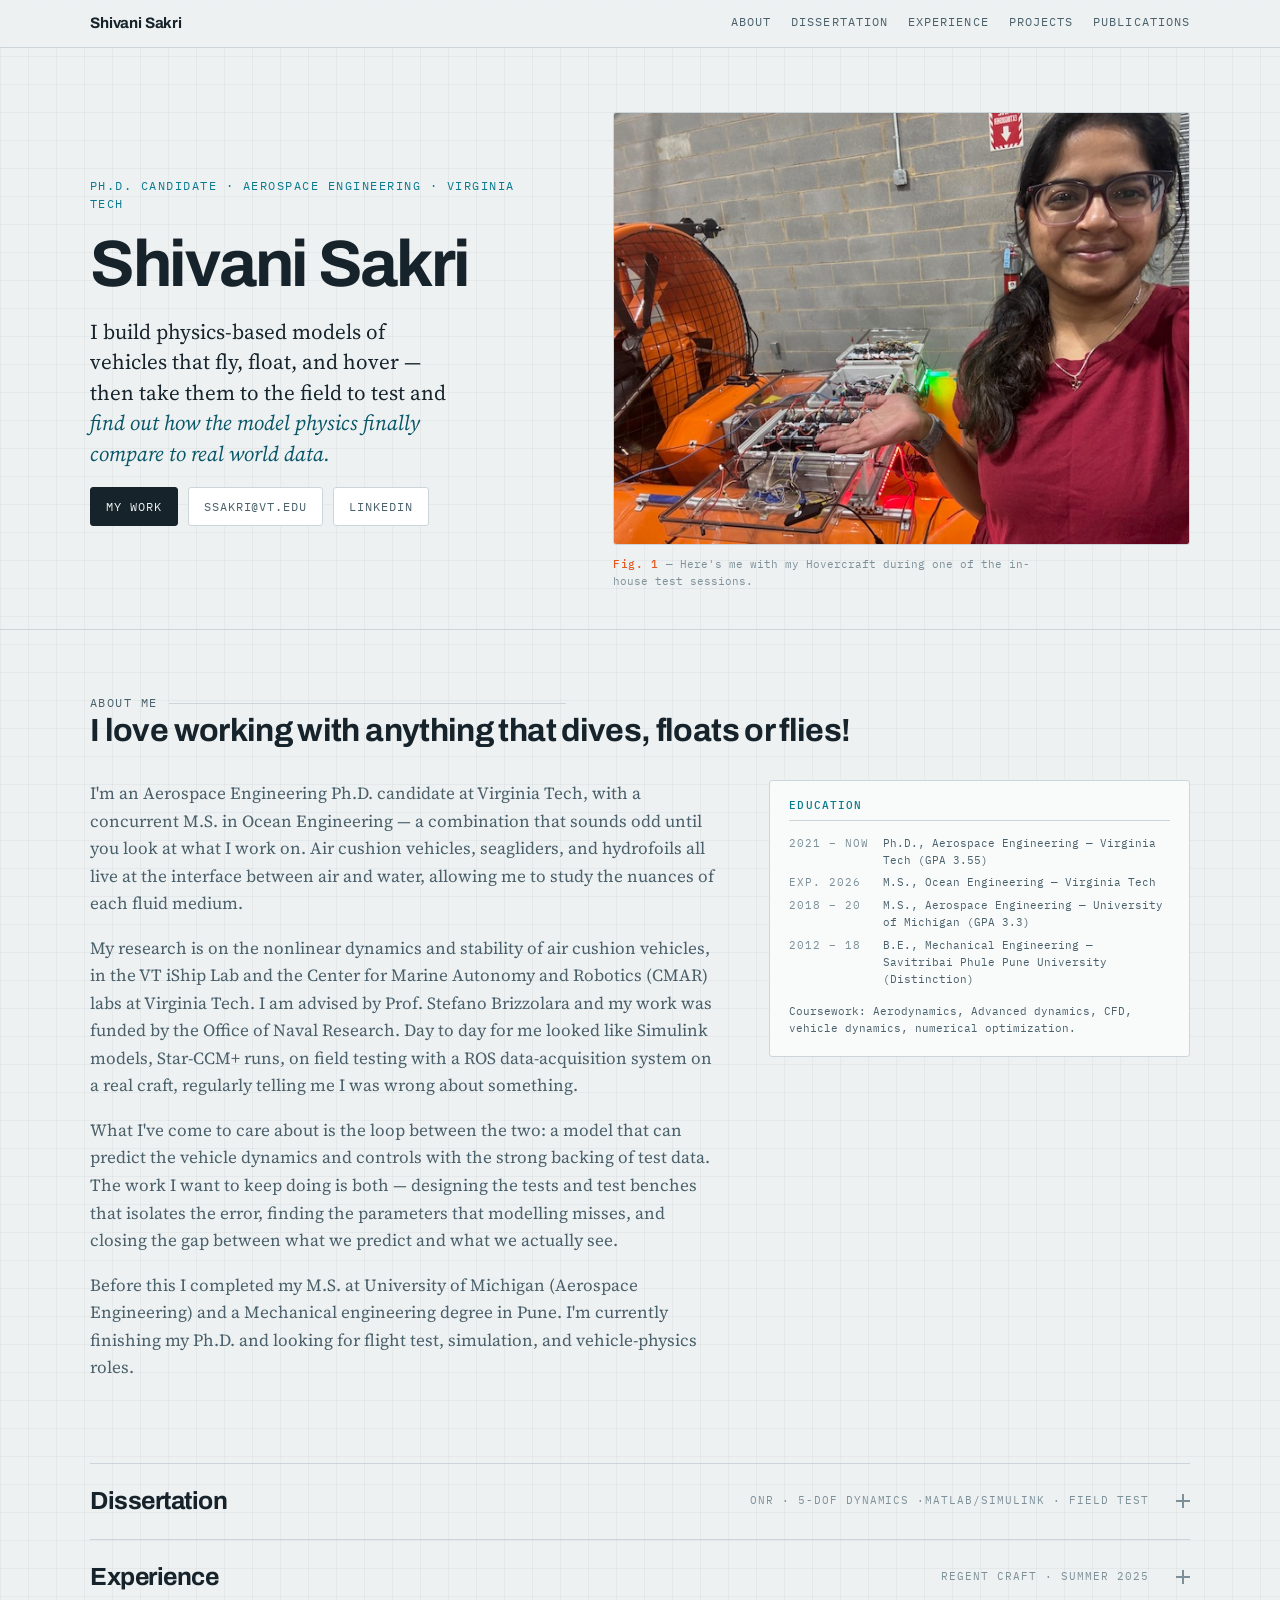
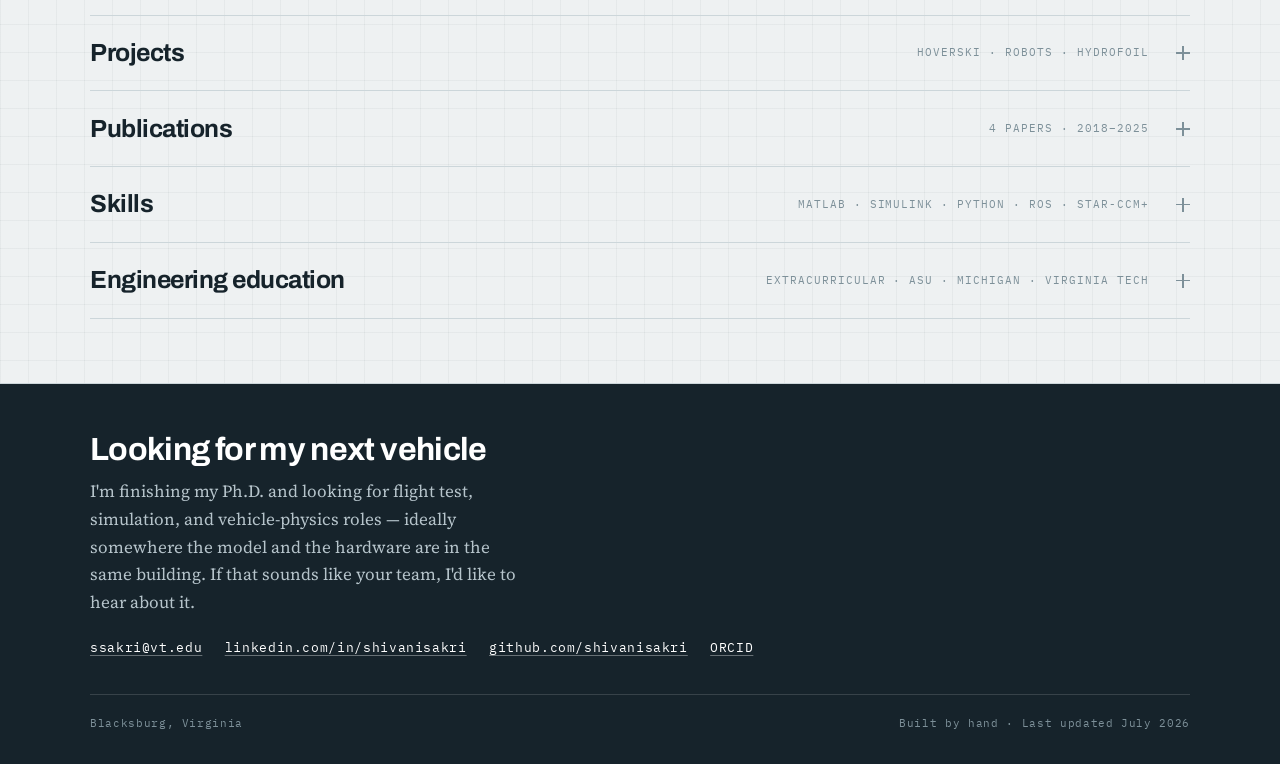
<file: index.html>
<!DOCTYPE html>
<html lang="en">
<head>
<meta charset="utf-8">
<meta name="viewport" content="width=device-width, initial-scale=1">
<title>Shivani Sakri — Air cushion vehicle dynamics</title>
<meta name="description" content="Aerospace Ph.D. candidate at Virginia Tech working on the nonlinear dynamics and stability of single-propeller air cushion vehicles. Physics-based modeling, CFD, and field-test validation.">
<link rel="preconnect" href="https://fonts.googleapis.com">
<link rel="preconnect" href="https://fonts.gstatic.com" crossorigin>
<link href="https://fonts.googleapis.com/css2?family=Archivo:wght@600;700&family=IBM+Plex+Mono:wght@400;500&family=Source+Serif+4:opsz,wght@8..60,400;8..60,600&display=swap" rel="stylesheet">
<link rel="stylesheet" href="css/style.css">
</head>
<body>

<header class="rail">
  <div class="rail-in">
    <a class="rail-name" href="index.html">Shivani Sakri</a>
    <nav>
      <a href="#about">About</a>
      <a href="#dissertation">Dissertation</a>
      <a href="#experience">Experience</a>
      <a href="#projects">Projects</a>
      <a href="#publications">Publications</a>
    </nav>
  </div>
</header>

<main>

<!-- ============ HERO ============ -->
<section class="hero">
  <div class="wrap hero-grid">
    <div>
      <p class="eyebrow">Ph.D. Candidate &middot; Aerospace Engineering &middot; Virginia Tech</p>
      <h1>Shivani Sakri</h1>
      <p class="hero-lede">I build physics-based models of vehicles that fly, float, and hover &mdash; then take them to the field to test and <em>find out how the model physics finally compare to real world data.</em></p>
      <div class="links">
        <a class="btn btn-solid" href="#dissertation">My work</a>
        <a class="btn" href="mailto:ssakri@vt.edu">ssakri@vt.edu</a>
        <a class="btn" href="https://linkedin.com/in/shivanisakri">LinkedIn</a>
      </div>
    </div>

    <!-- ===================================================================
         HERO MEDIA — swap in your own hovercraft photo.
         Easiest way: upload your photo named exactly  img/hovercraft-hero.jpg
         and it replaces the placeholder with zero code changes.

         WANT A VIDEO INSTEAD? Delete the <img> line below, uncomment the
         <video> block, and upload  img/hovercraft.mp4  (keep it under ~10 MB;
         GitHub Pages is not a video host). The poster image shows before play.
         =================================================================== -->
    <figure class="media-frame">

      <img class="media" src="img/Figure-1.jpeg" width="1600" height="1000"
           alt="Prototype single-propeller hovercraft during a field test">

      <!--
      <video class="media" controls playsinline muted loop
             poster="img/hovercraft-hero.jpg">
        <source src="img/hovercraft.mp4" type="video/mp4">
        Your browser can't play this video.
      </video>
      -->

      <figcaption class="cap">
        <b>Fig. 1</b> &mdash; Here's me with my Hovercraft during one of the in-house test sessions.
      </figcaption>
    </figure>
  </div>
</section>

<!-- ============ ABOUT (always open) ============ -->
<section class="section" id="about">
  <div class="wrap">
    <div class="section-head">
      <p class="eyebrow">About Me</p>
      <h2>I love working with anything that dives, floats or flies!  </h2>
    </div>

    <div class="diss-grid">
      <div>
        <p>I'm an Aerospace Engineering Ph.D. candidate at Virginia Tech, with a concurrent M.S. in Ocean Engineering &mdash; a combination that sounds odd until you look at what I work on. Air cushion vehicles, seagliders, and hydrofoils all live at the interface between air and water, allowing me to study the nuances of each fluid medium.</p>
        <p>My research is on the nonlinear dynamics and stability of air cushion vehicles, in the VT iShip Lab and the Center for Marine Autonomy and Robotics (CMAR) labs at Virginia Tech. I am advised by Prof. Stefano Brizzolara and my work was funded by the Office of Naval Research. Day to day for me looked like Simulink models, Star-CCM+ runs, on field testing with a ROS data-acquisition system on a real craft, regularly telling me I was wrong about something.</p>
        <p>What I've come to care about is the loop between the two: a model that can predict the vehicle dynamics and controls with the strong backing of test data. The work I want to keep doing is both &mdash; designing the tests and test benches that isolates the error, finding the parameters that modelling misses, and closing the gap between what we predict and what we actually see.</p>
        <p>Before this I completed my M.S. at University of Michigan (Aerospace Engineering) and a Mechanical engineering degree in Pune. I'm currently finishing my Ph.D. and looking for flight test, simulation, and vehicle-physics roles.</p>
      </div>

      <aside class="sidebar">
        <h4>Education</h4>
        <dl class="spec">
          <dt>2021 – now</dt><dd>Ph.D., Aerospace Engineering — Virginia Tech (GPA 3.55)</dd>
          <dt>exp. 2026</dt><dd>M.S., Ocean Engineering — Virginia Tech </dd>
          <dt>2018 – 20</dt><dd>M.S., Aerospace Engineering — University of Michigan (GPA 3.3)</dd>
          <dt>2012 – 18</dt><dd>B.E., Mechanical Engineering — Savitribai Phule Pune University (Distinction)</dd>
        </dl>
        <p class="cap" style="margin-top:1rem">
          Coursework: Aerodynamics, Advanced dynamics, CFD, vehicle dynamics, numerical optimization.
        </p>
      </aside>
    </div>
  </div>
</section>

<!-- ===================================================================
     EXPANDING PANELS
     Each <details> is one section. Click the title to open or close.
     Add  open  to a <details ...> tag if you want it expanded by
     default, e.g.  <details class="panel" id="projects" open>
     =================================================================== -->
<div class="wrap">
  <div class="accordion">

    <!-- ---------- DISSERTATION ---------- -->
    <details class="panel" id="dissertation">
      <summary>
        <h2 class="panel-title">Dissertation</h2>
        <span class="panel-note">ONR · 5-DOF Dynamics ·Matlab/Simulink · Field test</span>
        <span class="panel-mark" aria-hidden="true"></span>
      </summary>
      <div class="panel-body">
        <p class="panel-intro"><b>Dynamics and Maneuvering of Small Hovercraft: A Validated Multi-DOF Model
.</b></p>

        <div class="diss-grid">
          <div>
            <p>An air cushion vehicle on a slope is an underactuated, strongly nonlinear system. The skirt deforms, the cushion vents, the propeller controls surge and cushion pressure, and each of these have complex interactions. With only a rudder, the system remains underactuated and poses a non-linear behaviour with large drifts. The program asks a concrete question &mdash; can such a vehicle climb a 35&deg; grade under control? &mdash; and my work is the whole chain from that question to a defensible answer.</p>

            <ul>
              <li><b>Model.</b> An integrated 5-DOF vehicle-dynamics model in Simulink/MATLAB coupling aerodynamic forces, propulsion airflow, and skirt&ndash;ground interaction. It's the tool behind every stability, control, and performance trade study on the program, and it predicts the vehicle's maneuverability rather than just its steady state.</li>
              <li><b>CFD.</b> External-flow analysis in Star-CCM+, end to end &mdash; geometry prep, meshing, solver setup, post-processing &mdash; to extract the aerodynamic parameters that feed the Simulink model instead of guessing at them.</li>
              <li><b>Trade studies.</b> Sensitivity studies relating skirt geometry, airflow rate, and trim to climb performance and stability margins. Results drove real subsystem design decisions and were presented at program design reviews to ONR.</li>
              <li><b>Experiment.</b> I direct the field testing: designed tests, sensor setups in C++ with an integrated an end-to-end data acquisition system in ROS, and ran static and dynamic tests to validate the theoretical model and calibrate its dynamic coefficients.</li>
            </ul>

            <p>The interesting part is never the run that matches. It's the run that doesn't, and the weeks spent debugging whether the fault is in the skirt model, the testing conditions, or the sensor themselves. My motto with testing: What can go wrong, will go wrong. And so we extensively prepare test benches, both in lab and on field. Two papers have come out of this so far &mdash; the experimental validation work at OCEANS 2024 and the maneuvering and control simulations at SNAME FAST 2025. A journal paper for a 2-DOF model has been submitted.</p>
          </div>

          <aside class="sidebar">
            <h4>Program</h4>
            <dl class="spec">
              <dt>Role</dt><dd>Lead engineer</dd>
              <dt>Lab</dt><dd>VT iShip Lab, Center for Marine Autonomy &amp; Robotics</dd>
              <dt>Advisor</dt><dd>Prof. Stefano Brizzolara</dd>
              <dt>Sponsor</dt><dd>Office of Naval Research</dd>
              <dt>Dates</dt><dd>Aug 2021 – present</dd>
              <dt>Stack</dt><dd>Simulink, MATLAB, Star-CCM+, ROS, C++, Python</dd>
              <dt>Status</dt><dd class="live">Active</dd>
            </dl>
          </aside>
        </div>

        <!-- =================================================================
             DISSERTATION FIGURES — upload your own images with these exact
             filenames and they'll drop straight in:
               img/dissertation-01.jpg
               img/dissertation-02.jpg
               img/dissertation-03.jpg
             Add a fourth by copying one <figure> block. Rewrite every caption.
             ================================================================= -->
        <div class="figstrip">
          <figure>
            <img class="media" src="img/Snapper-II.jpeg" alt="The Snapper II test vehicle">
            <figcaption class="cap"><b>Fig. 2</b> &mdash; The test vehicle called Snapper II I worked with.</figcaption>
          </figure>
          <figure>
            <img class="media" src="img/15-degree-traj.png" alt="Vehicle trajectory on a 15 degree slope">
            <figcaption class="cap"><b>Fig. 3</b> &mdash; Trajectory on a 15&deg; slope. Say what the run was and what the plot shows.</figcaption>
          </figure>
          <figure>
            <img class="media" src="img/ZigZag_metrics.png" alt="Zigzag maneuver metrics">
            <figcaption class="cap"><b>Fig. 4</b> &mdash; Zigzag maneuver metrics. Say what's being compared here.</figcaption>
          </figure>
        </div>
      </div>
    </details>

    <!-- ---------- EXPERIENCE ---------- -->
    <details class="panel" id="experience">
      <summary>
        <h2 class="panel-title">Experience</h2>
        <span class="panel-note">Regent Craft · Summer 2025</span>
        <span class="panel-mark" aria-hidden="true"></span>
      </summary>
      <div class="panel-body">
        <p class="panel-intro"><b>Performance analysis for a full-scale seaglider.</b></p>

        <div class="diss-grid">
          <div>
            <p>A seaglider spends its life in three regimes &mdash; hull-borne, foil-borne, and flying in ground effect &mdash; so the usual performance metrics from either aircraft or boats only half apply. There was no established evaluation framework for the vehicle class, so much of the summer was deciding what "performance" even meant before measuring it.</p>
            <ul>
              <li>Built the foundational Python performance-analysis codebase: ingest raw flight and sea-trial telemetry, compute aero/hydrodynamic coefficients, generate performance-envelope diagnostics.</li>
              <li>Worked with the Hardware-in-the-Loop (HiL), test teams and the vehicle dynamics teams to study the test data and derive meaningful analysis.</li>
              <li>Analyzed flight-test data, identified sources of model error, and updated the vehicle physics model.</li>
              <li>Calibrated coupled aero/hydrodynamic physics-based models against Hardware-in-the-Loop and sea-trial data.</li>
              <li>Delivered automated post-processing tools bridging HIL simulation output and real-world telemetry.</li>
            </ul>
            <p>This is the project that convinced me I want to work where the simulation team and the test team argue with each other in person.</p>
          </div>

          <aside class="sidebar">
            <h4>Placement</h4>
            <dl class="spec">
              <dt>Role</dt><dd>Performance engineering intern</dd>
              <dt>Org</dt><dd>Regent Craft</dd>
              <dt>Vehicle</dt><dd>Full-scale hybrid seaglider</dd>
              <dt>Dates</dt><dd>Summer 2025</dd>
              <dt>Stack</dt><dd>Python (NumPy, pandas, matplotlib), HIL rig, sea-trial telemetry</dd>
            </dl>
          </aside>
        </div>
      </div>
    </details>

    <!-- ---------- PROJECTS ---------- -->
    <details class="panel" id="projects">
      <summary>
        <h2 class="panel-title">Projects</h2>
        <span class="panel-note">Hoverski · robots · hydrofoil</span>
        <span class="panel-mark" aria-hidden="true"></span>
      </summary>
      <div class="panel-body">
        <p class="panel-intro">Work outside the dissertation &mdash; some hands-on, some advisory, all of it on the same loop: model it, build it, test it, find out what the model missed.</p>

        <div class="cards">

          <article class="card">
            <p class="card-tag">Design &amp; build</p>
            <h3>Hoverski — jetski to hovercraft</h3>
            <p>A jetski already has a hull, a powerplant, and someone willing to sit on it. What it doesn't have is a cushion. This project adds one.</p>
            <ul>
              <li>Built a lift and cushion physics model in MATLAB/Simulink &mdash; cushion pressure, flow rate, skirt behavior &mdash; and use it to size the lift and duct system as a add-on pacted to the jetski hull.</li>
              <li>Designed the flexible skirt and the lift system, carrying through to the physical build.</li>
              <li>Desiging the whole mechanical build requirement for this system.</li>
            </ul>
            <dl class="spec">
              <dt>Role</dt><dd>Design &amp; build lead</dd>
              <dt>Stack</dt><dd>MATLAB/Simulink, fabrication, instrumentation</dd>
              <dt>Status</dt><dd class="live">In progress</dd>
            </dl>
          </article>

          <article class="card">
            <p class="card-tag">Undergraduate research · Published</p>
            <h3>Wall-climbing robot</h3>
            <p>A robot that climbs rough walls and terrain for data collection, sampling, and surveillance &mdash; which mostly relies on  suction adhesion on surfaces that refuse to be flat.</p>
            <ul>
              <li>Led the design and fabrication of both the structure and the climbing mechanism.</li>
              <li>Wrote the Arduino control algorithm regulating the suction pump for smooth vertical motion.</li>
              <li>Ran a test campaign across wall types to characterize where it held and where it let go.</li>
            </ul>

            <dl class="spec">
              <dt>Role</dt><dd>Undergraduate research assistant</dd>
              <dt>Advisor</dt><dd>Dr. Jayesh Minase, SPPU</dd>
              <dt>Stack</dt><dd>Arduino, mechanical design, fabrication</dd>
              <dt>Output</dt><dd>Journal paper, 2018</dd>
            </dl>
          </article>

          <article class="card">
            <p class="card-tag">Undergraduate research</p>
            <h3>Obstacle-detecting robot</h3>
            <p>Designed and built a robot that navigates cluttered environments, detects obstacles in real time, and replans its path autonomously. Along the way I explored what light detection and ranging could realistically do for a small ground robot on an undergraduate budget.</p>
            <dl class="spec">
              <dt>Role</dt><dd>Undergraduate research assistant</dd>
              <dt>Org</dt><dd>Sinhgad Institute of Technology, SPPU</dd>
              <dt>Focus</dt><dd>Real-time obstacle detection, LiDAR sensing, path replanning</dd>
            </dl>
          </article>

          <article class="card">
            <p class="card-tag">Advisory</p>
            <h3>Hydrofoil craft performance model</h3>
            <p>An ONR project in the lab that I'm supporting rather than leading. Its a hydrofoil craft - essentially your wings under water. I advised on the physics-based 2-DOF hydrodynamic performance model &mdash; how to formulate it, how to keep the parameters physically interpretable, and how to structure the MATLAB simulator around it for dynamics and stability analysis. The modeling discipline is the same as the hovercraft work; the vehicle is foil-borne instead of cushion-borne.</p>
            <dl class="spec">
              <dt>Role</dt><dd>Advisory — 2-DOF model formulation</dd>
              <dt>Sponsor</dt><dd>Office of Naval Research</dd>
              <dt>Stack</dt><dd>MATLAB</dd>
              <dt>Status</dt><dd class="live">Active</dd>
            </dl>
          </article>

        </div>
      </div>
    </details>

    <!-- ---------- PUBLICATIONS ---------- -->
    <details class="panel" id="publications">
      <summary>
        <h2 class="panel-title">Publications</h2>
        <span class="panel-note">4 papers · 2018–2025</span>
        <span class="panel-mark" aria-hidden="true"></span>
      </summary>
      <div class="panel-body">

        <div class="links" style="margin-bottom:1.8rem">
          <a class="btn" href="https://orcid.org/0009-0003-0841-2878">ORCID · 0009-0003-0841-2878</a>
        </div>

        <ul class="pubs">
          <li>
            <div class="year">2025</div>
            <div>
              <p class="title">Maneuvering and Control Simulations of a Hovercraft</p>
              <p class="venue">SNAME International Conference on Fast Sea Transportation (FAST)</p>
              <p class="authors"><b>Sakri, S.</b>; Brizzolara, S.</p>
            </div>
          </li>
          <li>
            <div class="year">2024</div>
            <div>
              <p class="title">Experimental Validation of Dynamics for Air Cushion Vehicles</p>
              <p class="venue">OCEANS 2024 — Halifax (IEEE)</p>
              <p class="authors"><b>Sakri, S.</b>; Dim, M.; Brizzolara, S.</p>
            </div>
          </li>
          <li>
            <div class="year">2021</div>
            <div>
              <p class="title">Benefits of Utilizing Counseling Services Among Doctoral Women of Color in STEM</p>
              <p class="venue">2021 ASEE Virtual Annual Conference</p>
              <p class="authors">Grasty, K.; <b>Sakri, S.</b>; Arnold, A. C.; Bekki, J. M.; Wilkins-Yel, K. G.; Natarajan, M.; Bernstein, B. L.; Randall, A. K.</p>
            </div>
          </li>
          <li>
            <div class="year">2018</div>
            <div>
              <p class="title">Control of Dynamics and Development of a Wall Climbing Robot</p>
              <p class="venue">Journal of Material Science and Mechanical Engineering, Vol. 5, Issue 2</p>
              <p class="authors">Undergraduate research at Sinhgad Institute of Technology, SPPU</p>
            </div>
          </li>
        </ul>

        <p style="margin-top:1.6rem" class="mono">Dynamics and Maneuvering of Small Hovercraft: A Validated Multi-DOF Model
</p>
      </div>
    </details>

    <!-- ---------- SKILLS ---------- -->
    <details class="panel" id="skills">
      <summary>
        <h2 class="panel-title">Skills</h2>
        <span class="panel-note">MATLAB · Simulink · Python · ROS · Star-CCM+</span>
        <span class="panel-mark" aria-hidden="true"></span>
      </summary>
      <div class="panel-body">
        <div class="tools">
          <div class="tool-group">
            <h4>Modeling &amp; simulation</h4>
            <ul>
              <li>MATLAB / Simulink <span>— multi-DOF vehicle dynamics</span></li>
              <li>Physics-based model development</li>
              <li>Numerical optimization</li>
              <li>Verification and Validation pipeline</li>
              <li>Sensitivity analysis&amp; optimization trade studies</li>
           
            </ul>
          </div>
          <div class="tool-group">
            <h4>CFD &amp; geometry</h4>
            <ul>
              <li>Star-CCM+ (Siemens) </span></li>
              <li>Ansys Fluent</li>
              <li>HyperMesh</li>
              <li>SolidWorks, AutoCAD</li>

            </ul>
          </div>
          <div class="tool-group">
            <h4>Code &amp; data analysis</h4>
            <ul>
              <li>Python <span>— NumPy, pandas, matplotlib; automated post-processing pipelines</span></li>
              <li>ROS <span>— field data acquisition on Linux</span></li>
              <li>C++ <span>— telemetry processing for the DAQ pipeline</span></li>
              <li>Flight &amp; sea-trial telemetry analysis</li>
              <li>Hardware-in-the-loop test benches and data analysis</li>
              <li>LaTeX</li>
            </ul>
          </div>
        </div>
      </div>
    </details>

    <!-- ---------- ENGINEERING EDUCATION ---------- -->
    <details class="panel" id="engineering-education">
      <summary>
        <h2 class="panel-title">Engineering education</h2>
        <span class="panel-note">Extracurricular · ASU · Michigan · Virginia Tech</span>
        <span class="panel-mark" aria-hidden="true"></span>
      </summary>
      <div class="panel-body">
        <p class="panel-intro">Outside the lab I assist on engineering-education research. I work for the Associate Dean Dr. Holly Matusovich, to study current systems that exist in engieering depaetments, and any tools or programs we can work with to imporve the quality of engineering education.</p>

        <div class="tools">
          <div class="tool-group">
            <h4>Arizona State · 2020–21</h4>
            <ul>
              <li>With Prof. Jennifer Bekki: assisted on qualitative and quantitative analysis of gender ratios in STEM and their effect on the retention of women doctoral students.</li>
              <li>Helped build a conceptual framework for analyzing impostor syndrome in graduate women engineers.</li>
              <li>Contributed to the ASEE paper on counseling-service use among doctoral women of color in STEM.</li>
            </ul>
          </div>
          <div class="tool-group">
            <h4>University of Michigan · 2019–20</h4>
            <ul>
              <li>With Prof. Cindy Finelli: assisted on a study of student resistance to active learning and persistent misconceptions in undergraduate engineering.</li>
              <li>Ran focus groups, transcribed, and supported the qualitative analysis.</li>
            </ul>
          </div>
          <div class="tool-group">
            <h4>Virginia Tech · 2023</h4>
            <ul>
              <li>With Dr. Holly Matusovich, Center for Equity: assessed organizational structures across engineering departments.</li>
              <li>Consolidated a shared resource pool to inform more equitable graduate-education policy.</li>
            </ul>
          </div>
        </div>

        <div class="tools" style="margin-top:2rem">
          <div class="tool-group">
            <h4>Department service</h4>
            <ul>
              <li>President, AOE Graduate Student Assembly <span>— now Chief Advisor</span></li>
              <li>Founder, Women in AOE <span>— support for women and non-binary students in the department</span></li>
              <li>Treasurer, Graduate Engineering Alliance</li>
            </ul>
          </div>
          <div class="tool-group">
            <h4>Policy &amp; committees</h4>
            <ul>
              <li>Strategic Graduate Advisor, PROTEGE Collective <span>— equity of graduate education in engineering, under the Associate Dean</span></li>
              <li>AOE Strategic Planning Committee</li>
              <li>AOE Department DEI Recruitment Committee</li>
            </ul>
          </div>
          <div class="tool-group">
            <h4>Teaching</h4>
            <ul>
              <li>Teaching Assistant, Johns Hopkins University <span>— summer 2019, cohort of 30 students; tutoring, lectures, and hands-on mechanical and electrical lab activities</span></li>
            </ul>
          </div>
        </div>
      </div>
    </details>

  </div>
</div>

</main>

<!-- ============ FOOTER ============ -->
<footer class="foot" id="contact">
  <div class="wrap">
    <h2>Looking for my next vehicle</h2>
    <p>I'm finishing my Ph.D. and looking for flight test, simulation, and vehicle-physics roles &mdash; ideally somewhere the model and the hardware are in the same building. If that sounds like your team, I'd like to hear about it.</p>
    <div class="foot-links">
      <a href="mailto:ssakri@vt.edu">ssakri@vt.edu</a>
      <a href="https://linkedin.com/in/shivanisakri">linkedin.com/in/shivanisakri</a>
      <a href="https://github.com/shivanisakri">github.com/shivanisakri</a>
      <a href="https://orcid.org/0009-0003-0841-2878">ORCID</a>
    </div>
    <div class="foot-fine">
      <span>Blacksburg, Virginia</span>
      <span>Built by hand · Last updated July 2026</span>
    </div>
  </div>
</footer>

<script>
// Opens the matching panel when a nav link is clicked, or when someone
// lands on a URL like shivanisakri.github.io/#publications.
// The panels open and close fine without this — it's only for links.
(function () {
  function reveal() {
    var id = location.hash.slice(1);
    if (!id) return;
    var el = document.getElementById(id);
    if (!el) return;
    var panel = el.closest('details');
    if (panel) panel.open = true;
    requestAnimationFrame(function () {
      el.scrollIntoView({ behavior: 'smooth', block: 'start' });
    });
  }
  window.addEventListener('hashchange', reveal);
  document.addEventListener('DOMContentLoaded', reveal);
})();
</script>

</body>
</html>
</file>
<file: css/style.css>
/* ============================================================
   shivanisakri.github.io — stylesheet
   Palette is a plot canvas: cool gray paper, slate ink, water
   teal, and one annotation orange used only where a plot would
   use it (active markers, figure rules).
   ============================================================ */

:root {
  --deck:    #eef1f2;  /* page background — plot canvas gray */
  --panel:   #f9fbfb;  /* raised cards                        */
  --white:   #ffffff;
  --hull:    #16232b;  /* primary ink                         */
  --hull-2:  #4a606b;  /* secondary ink                       */
  --hull-3:  #7d9099;  /* tertiary / captions                 */
  --rule:    #ccd6da;  /* hairlines, grid                     */
  --teal:    #0b7a8f;  /* accent: links, labels               */
  --teal-dk: #075667;
  --signal:  #e2571f;  /* annotation orange — used sparingly  */

  --measure: 68ch;
  --wrap: 1180px;
  --r: 3px;

  --f-display: "Archivo", "Helvetica Neue", Arial, sans-serif;
  --f-body: "Source Serif 4", Georgia, serif;
  --f-mono: "IBM Plex Mono", ui-monospace, "SF Mono", Menlo, monospace;
}

*, *::before, *::after { box-sizing: border-box; }

html { scroll-behavior: smooth; scroll-padding-top: 5.5rem; }

body {
  margin: 0;
  background: var(--deck);
  background-image:
    linear-gradient(to right, rgba(22,35,43,.045) 1px, transparent 1px),
    linear-gradient(to bottom, rgba(22,35,43,.045) 1px, transparent 1px);
  background-size: 28px 28px;
  color: var(--hull);
  font-family: var(--f-body);
  font-size: 17px;
  line-height: 1.62;
  -webkit-font-smoothing: antialiased;
}

a { color: var(--teal-dk); text-decoration-color: var(--rule); text-underline-offset: 3px; }
a:hover { color: var(--signal); text-decoration-color: currentColor; }
:focus-visible { outline: 2px solid var(--signal); outline-offset: 3px; border-radius: 2px; }

img, video { max-width: 100%; display: block; }

.wrap { max-width: var(--wrap); margin: 0 auto; padding: 0 clamp(1.1rem, 4vw, 2.5rem); }

/* ---------- utility type ---------- */
.mono {
  font-family: var(--f-mono);
  font-size: .72rem;
  letter-spacing: .11em;
  text-transform: uppercase;
  color: var(--hull-3);
}

.eyebrow {
  font-family: var(--f-mono);
  font-size: .72rem;
  letter-spacing: .13em;
  text-transform: uppercase;
  color: var(--teal);
  margin: 0 0 .9rem;
  display: flex;
  align-items: center;
  gap: .7rem;
}
.eyebrow::after { content: ""; flex: 1; height: 1px; background: var(--rule); }

h1, h2, h3, h4 {
  font-family: var(--f-display);
  font-weight: 700;
  letter-spacing: -.02em;
  line-height: 1.1;
  color: var(--hull);
}

/* ---------- top rail ---------- */
.rail {
  position: sticky; top: 0; z-index: 50;
  background: rgba(238, 241, 242, .9);
  backdrop-filter: blur(8px);
  border-bottom: 1px solid var(--rule);
}
.rail-in {
  max-width: var(--wrap); margin: 0 auto;
  padding: .7rem clamp(1.1rem, 4vw, 2.5rem);
  display: flex; align-items: center; gap: 1.4rem;
}
.rail-name {
  font-family: var(--f-display); font-weight: 700; font-size: .95rem;
  letter-spacing: -.01em; color: var(--hull); text-decoration: none; margin-right: auto;
}
.rail-name:hover { color: var(--teal-dk); }
.rail nav { display: flex; gap: 1.25rem; flex-wrap: wrap; }
.rail nav a {
  font-family: var(--f-mono); font-size: .74rem; letter-spacing: .09em;
  text-transform: uppercase; color: var(--hull-2); text-decoration: none;
  padding-bottom: 2px; border-bottom: 1.5px solid transparent;
}
.rail nav a:hover, .rail nav a[aria-current="page"] { color: var(--hull); border-bottom-color: var(--signal); }

/* ---------- hero ---------- */
.hero { padding: clamp(2.5rem, 6vw, 4rem) 0 clamp(1.5rem, 3vw, 2.5rem); }
.hero-grid {
  display: grid;
  grid-template-columns: minmax(0, 0.9fr) minmax(0, 1.1fr);
  gap: clamp(1.75rem, 4vw, 3.5rem);
  align-items: center;
}
.hero h1 { font-size: clamp(2.6rem, 6.5vw, 4.1rem); margin: 0 0 1rem; letter-spacing: -.035em; }
.hero-lede {
  font-size: clamp(1.1rem, 2vw, 1.32rem); line-height: 1.45;
  color: var(--hull); margin: 0 0 1.1rem; max-width: 34ch;
}
.hero-lede em { font-style: italic; color: var(--teal-dk); }
.hero p.body { color: var(--hull-2); max-width: 46ch; margin: 0 0 1.5rem; }

.links { display: flex; flex-wrap: wrap; gap: .6rem; }
.btn {
  font-family: var(--f-mono); font-size: .74rem; letter-spacing: .08em;
  text-transform: uppercase; text-decoration: none;
  padding: .55rem .95rem; border: 1px solid var(--rule); border-radius: var(--r);
  background: var(--white); color: var(--hull-2);
  transition: border-color .15s, color .15s, transform .15s;
}
.btn:hover { color: var(--hull); border-color: var(--hull-2); transform: translateY(-1px); }
.btn-solid { background: var(--hull); border-color: var(--hull); color: var(--deck); }
.btn-solid:hover { background: var(--teal-dk); border-color: var(--teal-dk); color: var(--white); }

/* ---------- media figures ---------- */
figure { margin: 0; }

.media {
  width: 100%; height: auto; display: block;
  background: var(--white);
  border: 1px solid var(--rule);
  border-radius: var(--r);
}
.media-frame { position: relative; }

/* mono caption under any figure */
.cap {
  font-family: var(--f-mono); font-size: .69rem; line-height: 1.6;
  color: var(--hull-3); margin: .65rem 0 0; max-width: 64ch;
}
.cap b { color: var(--signal); font-weight: 500; letter-spacing: .06em; }

/* figure strip — the dissertation gallery */
.figstrip { display: grid; gap: 1.1rem; margin-top: 1.8rem; }
@media (min-width: 760px) { .figstrip { grid-template-columns: repeat(3, 1fr); } }
.figstrip .media { aspect-ratio: 4 / 3; object-fit: cover; }
.figstrip .cap { font-size: .66rem; }

/* ---------- sections ---------- */
.section { padding: clamp(2.5rem, 5vw, 4rem) 0; border-top: 1px solid var(--rule); }
.section-head { margin-bottom: 2rem; }
.section-head h2 { font-size: clamp(1.5rem, 3vw, 2rem); margin: 0 0 .6rem; }
.section-head p { color: var(--hull-2); max-width: var(--measure); margin: 0; }

/* ---------- dissertation ---------- */
.diss-grid { display: grid; gap: 1.6rem; }
@media (min-width: 900px) { .diss-grid { grid-template-columns: minmax(0,1.5fr) minmax(0,1fr); gap: 3rem; } }
.diss-grid p { color: var(--hull-2); }
.diss-grid p:first-child { margin-top: 0; }
.diss-grid ul { padding-left: 1.05rem; margin: 0 0 1rem; }
.diss-grid li { margin-bottom: .55rem; color: var(--hull-2); }

.sidebar {
  background: var(--panel); border: 1px solid var(--rule);
  border-radius: var(--r); padding: 1.1rem 1.2rem; align-self: start;
}
.sidebar h4 {
  font-family: var(--f-mono); font-weight: 500; font-size: .7rem;
  letter-spacing: .1em; text-transform: uppercase; color: var(--teal);
  margin: 0 0 .8rem; padding-bottom: .55rem; border-bottom: 1px solid var(--rule);
}

/* ---------- test cards (projects) ---------- */
.cards { display: grid; gap: 1.1rem; }
@media (min-width: 900px) { .cards { grid-template-columns: 1fr 1fr; } }

.card {
  background: var(--panel); border: 1px solid var(--rule); border-radius: var(--r);
  padding: 1.35rem 1.4rem 1.2rem; display: flex; flex-direction: column;
  transition: border-color .18s, transform .18s, box-shadow .18s;
}
.card:hover {
  border-color: var(--hull-3); transform: translateY(-2px);
  box-shadow: 0 6px 24px -14px rgba(22,35,43,.45);
}
.card-tag {
  font-family: var(--f-mono); font-size: .66rem; letter-spacing: .1em;
  text-transform: uppercase; color: var(--teal); margin: 0 0 .5rem;
}
.card h3 { font-size: 1.18rem; margin: 0 0 .6rem; }
.card p { margin: 0 0 1rem; color: var(--hull-2); font-size: .96rem; }
.card p:last-of-type { margin-bottom: 1.1rem; }
.card ul { padding-left: 1.05rem; margin: 0 0 1.1rem; color: var(--hull-2); font-size: .94rem; }
.card li { margin-bottom: .35rem; }

/* spec strip — reads like a test card header */
.spec {
  margin: auto 0 0; border-top: 1px solid var(--rule); padding-top: .8rem;
  display: grid; grid-template-columns: max-content 1fr; gap: .35rem .9rem;
  font-family: var(--f-mono); font-size: .71rem; line-height: 1.5;
}
.spec dt { color: var(--hull-3); letter-spacing: .08em; text-transform: uppercase; }
.spec dd { margin: 0; color: var(--hull-2); }
.spec dd.live { color: var(--signal); }
.sidebar .spec { border-top: 0; padding-top: 0; }

/* ---------- publications ---------- */
.pubs { list-style: none; margin: 0; padding: 0; }
.pubs li {
  padding: 1.1rem 0; border-top: 1px solid var(--rule);
  display: grid; grid-template-columns: 5.5rem 1fr; gap: 1.2rem;
}
.pubs li:last-child { border-bottom: 1px solid var(--rule); }
.pubs .year { font-family: var(--f-mono); font-size: .8rem; color: var(--hull-3); padding-top: .18rem; }
.pubs .title {
  font-weight: 600; font-family: var(--f-display); font-size: 1.02rem;
  margin: 0 0 .25rem; letter-spacing: -.01em;
}
.pubs .title a { color: inherit; text-decoration-color: var(--rule); }
.pubs .venue { margin: 0; color: var(--hull-2); font-size: .93rem; }
.pubs .authors { margin: .3rem 0 0; color: var(--hull-3); font-size: .86rem; }
.pubs .authors b { color: var(--hull); font-weight: 600; }
@media (max-width: 620px) { .pubs li { grid-template-columns: 1fr; gap: .35rem; } }

/* ---------- toolbox / column groups ---------- */
.tools { display: grid; gap: 1.2rem; }
@media (min-width: 780px) { .tools { grid-template-columns: repeat(3, 1fr); } }
.tool-group h4 {
  font-size: .78rem; font-family: var(--f-mono); font-weight: 500;
  letter-spacing: .1em; text-transform: uppercase; color: var(--teal);
  margin: 0 0 .6rem; padding-bottom: .5rem; border-bottom: 1px solid var(--rule);
}
.tool-group ul { list-style: none; margin: 0; padding: 0; }
.tool-group li { font-size: .93rem; color: var(--hull-2); padding: .18rem 0; }
.tool-group li span { color: var(--hull-3); font-size: .84rem; }

/* ---------- prose ---------- */
.prose { max-width: var(--measure); }
.prose p { color: var(--hull-2); }
.prose h3 { font-size: 1.15rem; margin: 2rem 0 .6rem; }
.prose ul { padding-left: 1.1rem; color: var(--hull-2); }
.prose li { margin-bottom: .4rem; }

/* ---------- footer ---------- */
.foot {
  border-top: 1px solid var(--rule); background: var(--hull);
  color: #b6c4cb; padding: clamp(2.2rem, 4vw, 3rem) 0 2rem;
}
.foot h2 { color: var(--white); font-size: clamp(1.5rem, 3vw, 2rem); margin: 0 0 .7rem; }
.foot p { max-width: 48ch; margin: 0 0 1.4rem; }
.foot a { color: var(--white); text-decoration-color: rgba(255,255,255,.35); }
.foot a:hover { color: var(--signal); }
.foot-links { display: flex; flex-wrap: wrap; gap: 1.4rem; margin-bottom: 2.2rem; }
.foot-links a { font-family: var(--f-mono); font-size: .8rem; letter-spacing: .05em; }
.foot-fine {
  border-top: 1px solid rgba(255,255,255,.14); padding-top: 1.2rem;
  font-family: var(--f-mono); font-size: .68rem; letter-spacing: .06em;
  color: #7d9099; display: flex; justify-content: space-between; gap: 1rem; flex-wrap: wrap;
}

/* ---------- responsive ---------- */
@media (max-width: 899px) {
  .hero-grid { grid-template-columns: 1fr; }
  .hero-lede { max-width: none; }
}
@media (max-width: 660px) {
  body { font-size: 16px; }
  .rail-in { flex-wrap: wrap; gap: .5rem 1rem; padding-top: .6rem; padding-bottom: .6rem; }
  .rail-name { margin-right: 0; width: 100%; }
  .rail nav { gap: .85rem; }
  .rail nav a { font-size: .68rem; }
  .btn { font-size: .7rem; padding: .5rem .75rem; }
  .spec { grid-template-columns: 1fr; gap: .1rem; }
  .spec dt { margin-top: .45rem; }
  .foot-fine { flex-direction: column; gap: .35rem; }
}

@media (prefers-reduced-motion: reduce) {
  html { scroll-behavior: auto; }
  * { animation: none !important; transition: none !important; }
}

/* ============================================================
   ACCORDION PANELS
   Native <details>/<summary>. No JS required to open/close —
   the small script in index.html only exists so that nav links
   pop the right panel open.
   ============================================================ */

.accordion {
  border-top: 1px solid var(--rule);
  margin-bottom: clamp(2.5rem, 5vw, 4rem);
}

details.panel { border-bottom: 1px solid var(--rule); }

details.panel > summary {
  list-style: none;
  cursor: pointer;
  padding: 1.45rem 0;
  display: flex;
  align-items: center;
  gap: 1rem;
}
details.panel > summary::-webkit-details-marker { display: none; }
details.panel > summary::marker { content: ""; }
details.panel > summary:hover .panel-title { color: var(--teal-dk); }

.panel-title {
  font-family: var(--f-display);
  font-weight: 700;
  font-size: clamp(1.22rem, 2.4vw, 1.55rem);
  letter-spacing: -.02em;
  line-height: 1.15;
  color: var(--hull);
  margin: 0;
  transition: color .15s;
}

/* tells you what's inside before you open it */
.panel-note {
  font-family: var(--f-mono);
  font-size: .68rem;
  letter-spacing: .09em;
  text-transform: uppercase;
  color: var(--hull-3);
  margin-left: auto;
  text-align: right;
}
@media (max-width: 720px) { .panel-note { display: none; } }

/* plus that becomes a minus */
.panel-mark {
  position: relative; flex: 0 0 14px; width: 14px; height: 14px;
  margin-left: .7rem;
}
.panel-mark::before, .panel-mark::after {
  content: ""; position: absolute; background: var(--hull-3);
  transition: transform .22s ease, background .15s;
}
.panel-mark::before { top: 6.25px; left: 0; width: 14px; height: 1.5px; }
.panel-mark::after  { left: 6.25px; top: 0; width: 1.5px; height: 14px; }
details.panel[open] .panel-mark::after  { transform: scaleY(0); }
details.panel[open] .panel-mark::before { background: var(--signal); }
details.panel > summary:hover .panel-mark::before,
details.panel > summary:hover .panel-mark::after { background: var(--hull); }
.panel-note + .panel-mark { margin-left: .7rem; }
.panel-title + .panel-mark { margin-left: auto; }

.panel-body { padding: .1rem 0 2.5rem; }
.panel-body > p:first-child { margin-top: 0; }
.panel-intro { color: var(--hull-2); max-width: var(--measure); margin: 0 0 1.8rem; }
</file>
